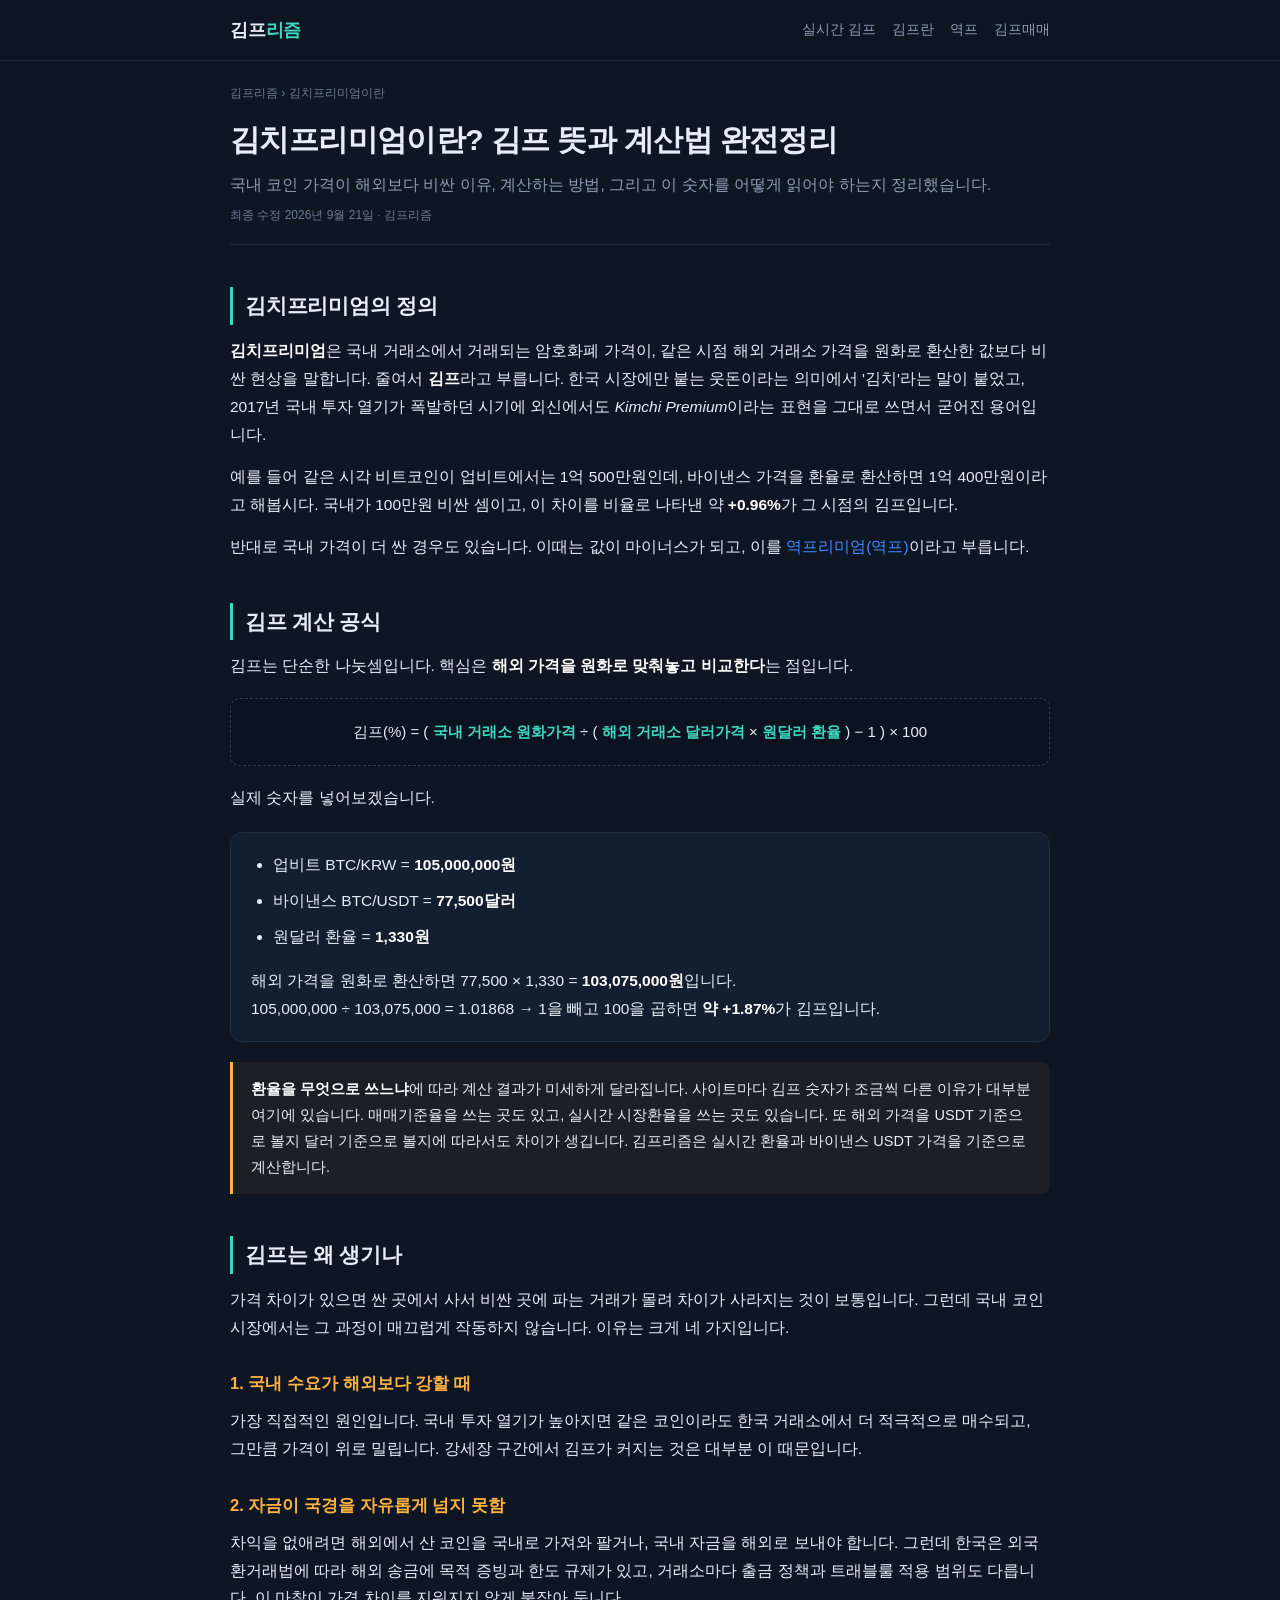
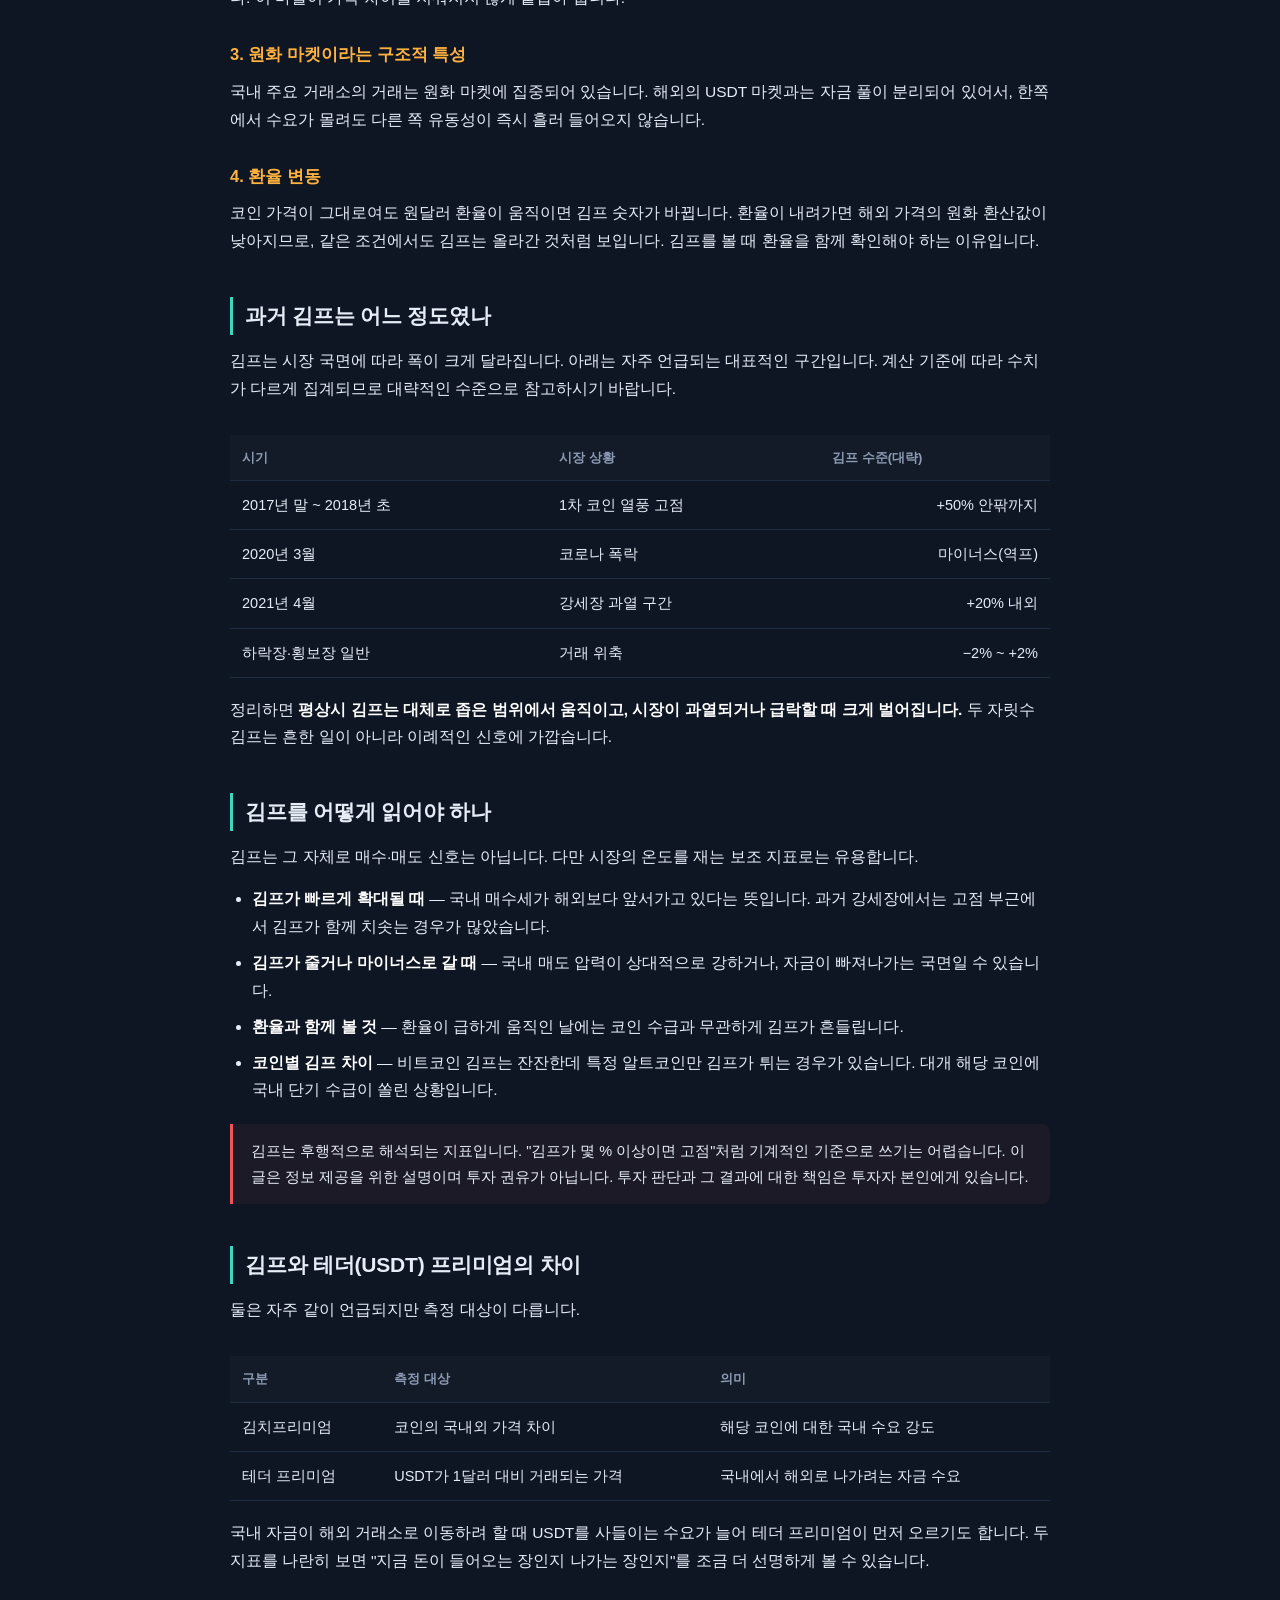
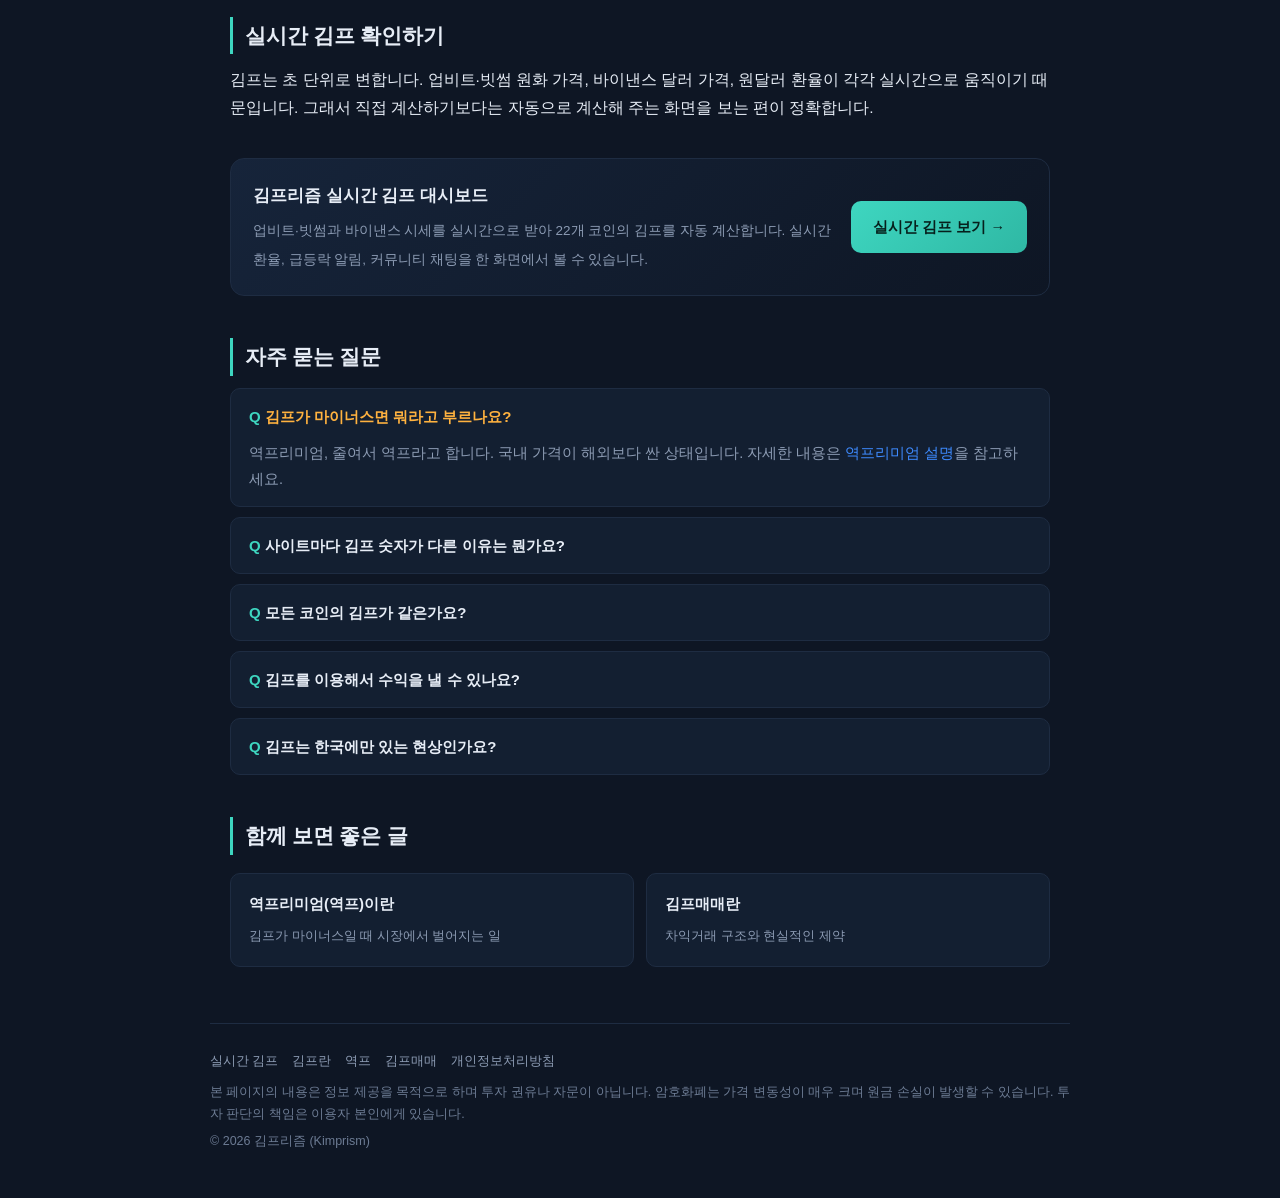
<file: kimchi-premium.html>
<!DOCTYPE html>
<html lang="ko">
<head>
<meta charset="utf-8">
<meta name="viewport" content="width=device-width, initial-scale=1">
<title>김치프리미엄이란? 김프 뜻과 계산법 완전정리 | 김프리즘</title>
<meta name="description" content="김치프리미엄(김프)의 뜻과 계산 공식을 예시로 설명합니다. 김프가 생기는 이유, 과거 김프 수준, 김프를 시장 지표로 읽는 법, 테더 프리미엄과의 차이까지 한 번에 정리했습니다.">
<link rel="canonical" href="https://kimprism.com/kimchi-premium.html">
<meta name="robots" content="index, follow, max-image-preview:large">
<meta name="keywords" content="김치프리미엄, 김프, 김프란, 김치프리미엄 뜻, 김프 계산법, 김치프리미엄 계산, 비트코인 김프">

<meta property="og:type" content="article">
<meta property="og:site_name" content="김프리즘">
<meta property="og:url" content="https://kimprism.com/kimchi-premium.html">
<meta property="og:title" content="김치프리미엄이란? 김프 뜻과 계산법 완전정리">
<meta property="og:description" content="김프의 뜻과 계산 공식을 예시로 설명합니다. 김프가 생기는 이유부터 시장 지표로 읽는 법까지.">
<meta property="og:image" content="https://kimprism.com/og-image.png">
<meta property="og:locale" content="ko_KR">
<meta name="twitter:card" content="summary_large_image">

<link rel="stylesheet" href="/kp-style.css">

<script async src="https://pagead2.googlesyndication.com/pagead/js/adsbygoogle.js?client=ca-pub-9290366604364322" crossorigin="anonymous"></script>

<script type="application/ld+json">
{
  "@context":"https://schema.org",
  "@type":"Article",
  "headline":"김치프리미엄이란? 김프 뜻과 계산법 완전정리",
  "description":"김치프리미엄(김프)의 뜻과 계산 공식, 발생 원인과 해석 방법을 정리한 설명 글",
  "inLanguage":"ko-KR",
  "datePublished":"2026-09-21",
  "dateModified":"2026-09-21",
  "mainEntityOfPage":{"@type":"WebPage","@id":"https://kimprism.com/kimchi-premium.html"},
  "author":{"@type":"Organization","name":"김프리즘"},
  "publisher":{"@type":"Organization","name":"김프리즘","url":"https://kimprism.com/"}
}
</script>

<script type="application/ld+json">
{
  "@context":"https://schema.org",
  "@type":"BreadcrumbList",
  "itemListElement":[
    {"@type":"ListItem","position":1,"name":"김프리즘","item":"https://kimprism.com/"},
    {"@type":"ListItem","position":2,"name":"김치프리미엄이란","item":"https://kimprism.com/kimchi-premium.html"}
  ]
}
</script>

<script type="application/ld+json">
{
  "@context":"https://schema.org",
  "@type":"FAQPage",
  "mainEntity":[
    {"@type":"Question","name":"김치프리미엄(김프)이란 무엇인가요?",
     "acceptedAnswer":{"@type":"Answer","text":"국내 거래소의 코인 가격이 해외 거래소 가격을 원화로 환산한 값보다 비싼 현상을 김치프리미엄이라고 합니다. 한국 시장에 붙는 웃돈이라는 뜻에서 '김치'라는 말이 붙었고, 보통 백분율로 표시합니다. 반대로 국내가 더 싸면 역프리미엄(역프)이라고 부릅니다."}},
    {"@type":"Question","name":"김프는 어떻게 계산하나요?",
     "acceptedAnswer":{"@type":"Answer","text":"국내 거래소의 원화 가격을, 해외 거래소의 달러 가격에 원달러 환율을 곱한 값으로 나눈 뒤 1을 빼고 100을 곱합니다. 예를 들어 업비트 비트코인이 1억 500만원이고 바이낸스 가격을 환율로 환산하니 1억 400만원이라면 김프는 약 +0.96%입니다."}},
    {"@type":"Question","name":"김프가 높으면 어떤 의미인가요?",
     "acceptedAnswer":{"@type":"Answer","text":"김프가 크게 벌어지는 것은 국내 매수 수요가 해외보다 과열됐다는 신호로 해석되는 경우가 많습니다. 과거 강세장 고점 부근에서 김프가 두 자릿수까지 치솟은 사례가 있어 시장 과열 지표로 참고됩니다. 다만 김프만으로 방향을 판단할 수는 없고 환율, 거래량, 자금 흐름을 함께 봐야 합니다."}},
    {"@type":"Question","name":"김프와 테더(USDT) 프리미엄은 어떻게 다른가요?",
     "acceptedAnswer":{"@type":"Answer","text":"김프는 코인 자체의 국내외 가격 차이이고, 테더 프리미엄은 스테이블코인 USDT가 1달러 대비 얼마에 거래되는지를 나타냅니다. 국내에서 해외로 자금을 옮기려는 수요가 몰리면 테더 프리미엄이 먼저 오르기도 해서, 두 지표를 함께 보면 자금 흐름을 더 정확히 읽을 수 있습니다."}},
    {"@type":"Question","name":"김프는 왜 바로 사라지지 않나요?",
     "acceptedAnswer":{"@type":"Answer","text":"이론적으로는 싼 쪽에서 사서 비싼 쪽에서 팔면 가격 차이가 없어져야 하지만, 국내는 외국환거래법에 따른 해외 송금 절차, 거래소 출금 정책, 트래블룰, 코인 전송 시간 같은 제약이 있어 자금이 자유롭게 오가지 못합니다. 이 마찰 때문에 김프가 상당 기간 유지됩니다."}}
  ]
}
</script>
</head>
<body>

<header class="kp-top">
  <div class="kp-top__in">
    <a class="kp-logo" href="/">김프<span>리즘</span></a>
    <nav>
      <a href="/">실시간 김프</a>
      <a href="/kimchi-premium.html">김프란</a>
      <a href="/reverse-premium.html">역프</a>
      <a href="/kimp-trading.html">김프매매</a>
    </nav>
  </div>
</header>

<main class="kp-wrap">
  <p class="kp-crumb"><a href="/">김프리즘</a> › 김치프리미엄이란</p>

  <h1>김치프리미엄이란? 김프 뜻과 계산법 완전정리</h1>
  <p class="kp-lead">국내 코인 가격이 해외보다 비싼 이유, 계산하는 방법, 그리고 이 숫자를 어떻게 읽어야 하는지 정리했습니다.</p>
  <p class="kp-meta">최종 수정 2026년 9월 21일 · 김프리즘</p>

  <h2>김치프리미엄의 정의</h2>
  <p><strong>김치프리미엄</strong>은 국내 거래소에서 거래되는 암호화폐 가격이, 같은 시점 해외 거래소 가격을 원화로 환산한 값보다 비싼 현상을 말합니다. 줄여서 <strong>김프</strong>라고 부릅니다. 한국 시장에만 붙는 웃돈이라는 의미에서 '김치'라는 말이 붙었고, 2017년 국내 투자 열기가 폭발하던 시기에 외신에서도 <em>Kimchi Premium</em>이라는 표현을 그대로 쓰면서 굳어진 용어입니다.</p>
  <p>예를 들어 같은 시각 비트코인이 업비트에서는 1억 500만원인데, 바이낸스 가격을 환율로 환산하면 1억 400만원이라고 해봅시다. 국내가 100만원 비싼 셈이고, 이 차이를 비율로 나타낸 약 <strong>+0.96%</strong>가 그 시점의 김프입니다.</p>
  <p>반대로 국내 가격이 더 싼 경우도 있습니다. 이때는 값이 마이너스가 되고, 이를 <a href="/reverse-premium.html">역프리미엄(역프)</a>이라고 부릅니다.</p>

  <h2>김프 계산 공식</h2>
  <p>김프는 단순한 나눗셈입니다. 핵심은 <strong>해외 가격을 원화로 맞춰놓고 비교한다</strong>는 점입니다.</p>

  <div class="kp-formula">
    김프(%) = ( <b>국내 거래소 원화가격</b> ÷ ( <b>해외 거래소 달러가격</b> × <b>원달러 환율</b> ) − 1 ) × 100
  </div>

  <p>실제 숫자를 넣어보겠습니다.</p>
  <div class="kp-box">
    <ul>
      <li>업비트 BTC/KRW = <strong>105,000,000원</strong></li>
      <li>바이낸스 BTC/USDT = <strong>77,500달러</strong></li>
      <li>원달러 환율 = <strong>1,330원</strong></li>
    </ul>
    <p>해외 가격을 원화로 환산하면 77,500 × 1,330 = <strong>103,075,000원</strong>입니다.<br>
    105,000,000 ÷ 103,075,000 = 1.01868 → 1을 빼고 100을 곱하면 <strong>약 +1.87%</strong>가 김프입니다.</p>
  </div>

  <div class="kp-note">
    <strong>환율을 무엇으로 쓰느냐</strong>에 따라 계산 결과가 미세하게 달라집니다. 사이트마다 김프 숫자가 조금씩 다른 이유가 대부분 여기에 있습니다. 매매기준율을 쓰는 곳도 있고, 실시간 시장환율을 쓰는 곳도 있습니다. 또 해외 가격을 USDT 기준으로 볼지 달러 기준으로 볼지에 따라서도 차이가 생깁니다. 김프리즘은 실시간 환율과 바이낸스 USDT 가격을 기준으로 계산합니다.
  </div>

  <h2>김프는 왜 생기나</h2>
  <p>가격 차이가 있으면 싼 곳에서 사서 비싼 곳에 파는 거래가 몰려 차이가 사라지는 것이 보통입니다. 그런데 국내 코인 시장에서는 그 과정이 매끄럽게 작동하지 않습니다. 이유는 크게 네 가지입니다.</p>

  <h3>1. 국내 수요가 해외보다 강할 때</h3>
  <p>가장 직접적인 원인입니다. 국내 투자 열기가 높아지면 같은 코인이라도 한국 거래소에서 더 적극적으로 매수되고, 그만큼 가격이 위로 밀립니다. 강세장 구간에서 김프가 커지는 것은 대부분 이 때문입니다.</p>

  <h3>2. 자금이 국경을 자유롭게 넘지 못함</h3>
  <p>차익을 없애려면 해외에서 산 코인을 국내로 가져와 팔거나, 국내 자금을 해외로 보내야 합니다. 그런데 한국은 외국환거래법에 따라 해외 송금에 목적 증빙과 한도 규제가 있고, 거래소마다 출금 정책과 트래블룰 적용 범위도 다릅니다. 이 마찰이 가격 차이를 지워지지 않게 붙잡아 둡니다.</p>

  <h3>3. 원화 마켓이라는 구조적 특성</h3>
  <p>국내 주요 거래소의 거래는 원화 마켓에 집중되어 있습니다. 해외의 USDT 마켓과는 자금 풀이 분리되어 있어서, 한쪽에서 수요가 몰려도 다른 쪽 유동성이 즉시 흘러 들어오지 않습니다.</p>

  <h3>4. 환율 변동</h3>
  <p>코인 가격이 그대로여도 원달러 환율이 움직이면 김프 숫자가 바뀝니다. 환율이 내려가면 해외 가격의 원화 환산값이 낮아지므로, 같은 조건에서도 김프는 올라간 것처럼 보입니다. 김프를 볼 때 환율을 함께 확인해야 하는 이유입니다.</p>

  <h2>과거 김프는 어느 정도였나</h2>
  <p>김프는 시장 국면에 따라 폭이 크게 달라집니다. 아래는 자주 언급되는 대표적인 구간입니다. 계산 기준에 따라 수치가 다르게 집계되므로 대략적인 수준으로 참고하시기 바랍니다.</p>

  <div class="kp-tablewrap">
  <table>
    <thead><tr><th>시기</th><th>시장 상황</th><th>김프 수준(대략)</th></tr></thead>
    <tbody>
      <tr><td>2017년 말 ~ 2018년 초</td><td>1차 코인 열풍 고점</td><td class="num">+50% 안팎까지</td></tr>
      <tr><td>2020년 3월</td><td>코로나 폭락</td><td class="num">마이너스(역프)</td></tr>
      <tr><td>2021년 4월</td><td>강세장 과열 구간</td><td class="num">+20% 내외</td></tr>
      <tr><td>하락장·횡보장 일반</td><td>거래 위축</td><td class="num">−2% ~ +2%</td></tr>
    </tbody>
  </table>
  </div>

  <p>정리하면 <strong>평상시 김프는 대체로 좁은 범위에서 움직이고, 시장이 과열되거나 급락할 때 크게 벌어집니다.</strong> 두 자릿수 김프는 흔한 일이 아니라 이례적인 신호에 가깝습니다.</p>

  <h2>김프를 어떻게 읽어야 하나</h2>
  <p>김프는 그 자체로 매수·매도 신호는 아닙니다. 다만 시장의 온도를 재는 보조 지표로는 유용합니다.</p>
  <ul>
    <li><strong>김프가 빠르게 확대될 때</strong> — 국내 매수세가 해외보다 앞서가고 있다는 뜻입니다. 과거 강세장에서는 고점 부근에서 김프가 함께 치솟는 경우가 많았습니다.</li>
    <li><strong>김프가 줄거나 마이너스로 갈 때</strong> — 국내 매도 압력이 상대적으로 강하거나, 자금이 빠져나가는 국면일 수 있습니다.</li>
    <li><strong>환율과 함께 볼 것</strong> — 환율이 급하게 움직인 날에는 코인 수급과 무관하게 김프가 흔들립니다.</li>
    <li><strong>코인별 김프 차이</strong> — 비트코인 김프는 잔잔한데 특정 알트코인만 김프가 튀는 경우가 있습니다. 대개 해당 코인에 국내 단기 수급이 쏠린 상황입니다.</li>
  </ul>

  <div class="kp-warn">
    김프는 후행적으로 해석되는 지표입니다. "김프가 몇 % 이상이면 고점"처럼 기계적인 기준으로 쓰기는 어렵습니다. 이 글은 정보 제공을 위한 설명이며 투자 권유가 아닙니다. 투자 판단과 그 결과에 대한 책임은 투자자 본인에게 있습니다.
  </div>

  <h2>김프와 테더(USDT) 프리미엄의 차이</h2>
  <p>둘은 자주 같이 언급되지만 측정 대상이 다릅니다.</p>
  <div class="kp-tablewrap">
  <table>
    <thead><tr><th>구분</th><th>측정 대상</th><th>의미</th></tr></thead>
    <tbody>
      <tr><td>김치프리미엄</td><td>코인의 국내외 가격 차이</td><td>해당 코인에 대한 국내 수요 강도</td></tr>
      <tr><td>테더 프리미엄</td><td>USDT가 1달러 대비 거래되는 가격</td><td>국내에서 해외로 나가려는 자금 수요</td></tr>
    </tbody>
  </table>
  </div>
  <p>국내 자금이 해외 거래소로 이동하려 할 때 USDT를 사들이는 수요가 늘어 테더 프리미엄이 먼저 오르기도 합니다. 두 지표를 나란히 보면 "지금 돈이 들어오는 장인지 나가는 장인지"를 조금 더 선명하게 볼 수 있습니다.</p>

  <h2>실시간 김프 확인하기</h2>
  <p>김프는 초 단위로 변합니다. 업비트·빗썸 원화 가격, 바이낸스 달러 가격, 원달러 환율이 각각 실시간으로 움직이기 때문입니다. 그래서 직접 계산하기보다는 자동으로 계산해 주는 화면을 보는 편이 정확합니다.</p>

  <div class="kp-cta">
    <div>
      <b>김프리즘 실시간 김프 대시보드</b>
      <span>업비트·빗썸과 바이낸스 시세를 실시간으로 받아 22개 코인의 김프를 자동 계산합니다. 실시간 환율, 급등락 알림, 커뮤니티 채팅을 한 화면에서 볼 수 있습니다.</span>
    </div>
    <a href="/">실시간 김프 보기 →</a>
  </div>

  <h2>자주 묻는 질문</h2>
  <div class="kp-faq">
    <details open>
      <summary>김프가 마이너스면 뭐라고 부르나요?</summary>
      <p>역프리미엄, 줄여서 역프라고 합니다. 국내 가격이 해외보다 싼 상태입니다. 자세한 내용은 <a href="/reverse-premium.html">역프리미엄 설명</a>을 참고하세요.</p>
    </details>
    <details>
      <summary>사이트마다 김프 숫자가 다른 이유는 뭔가요?</summary>
      <p>기준 환율, 기준 해외 거래소, USDT 가격을 1달러로 볼지 실제 시세로 볼지에 따라 결과가 달라집니다. 갱신 주기가 다르면 같은 순간을 비교해도 값이 어긋납니다. 소수점 단위 차이는 자연스러운 현상입니다.</p>
    </details>
    <details>
      <summary>모든 코인의 김프가 같은가요?</summary>
      <p>아닙니다. 코인마다 국내 수급이 달라 김프도 제각각입니다. 비트코인 김프가 +1%여도 특정 알트코인은 +5%일 수 있습니다. 국내 상장 여부와 거래량이 적을수록 편차가 커집니다.</p>
    </details>
    <details>
      <summary>김프를 이용해서 수익을 낼 수 있나요?</summary>
      <p>이론상 가능하지만 실제로는 송금 규제, 출금 지연, 수수료, 환전 비용 같은 제약이 많습니다. 구조와 위험 요인은 <a href="/kimp-trading.html">김프매매 설명</a>에서 자세히 다룹니다.</p>
    </details>
    <details>
      <summary>김프는 한국에만 있는 현상인가요?</summary>
      <p>국가별 프리미엄 자체는 다른 나라에도 존재합니다. 다만 한국은 원화 마켓 비중이 크고 외환 규제가 있어 차이가 크게, 오래 유지되는 편이라 별도의 이름이 붙었습니다.</p>
    </details>
  </div>

  <h2>함께 보면 좋은 글</h2>
  <div class="kp-rel">
    <a href="/reverse-premium.html"><b>역프리미엄(역프)이란</b><span>김프가 마이너스일 때 시장에서 벌어지는 일</span></a>
    <a href="/kimp-trading.html"><b>김프매매란</b><span>차익거래 구조와 현실적인 제약</span></a>
  </div>
</main>

<footer class="kp-foot kp-wrap">
  <nav>
    <a href="/">실시간 김프</a>
    <a href="/kimchi-premium.html">김프란</a>
    <a href="/reverse-premium.html">역프</a>
    <a href="/kimp-trading.html">김프매매</a>
    <a href="/privacy.html">개인정보처리방침</a>
  </nav>
  <p>본 페이지의 내용은 정보 제공을 목적으로 하며 투자 권유나 자문이 아닙니다. 암호화폐는 가격 변동성이 매우 크며 원금 손실이 발생할 수 있습니다. 투자 판단의 책임은 이용자 본인에게 있습니다.</p>
  <p>© 2026 김프리즘 (Kimprism)</p>
</footer>

</body>
</html>
</file>
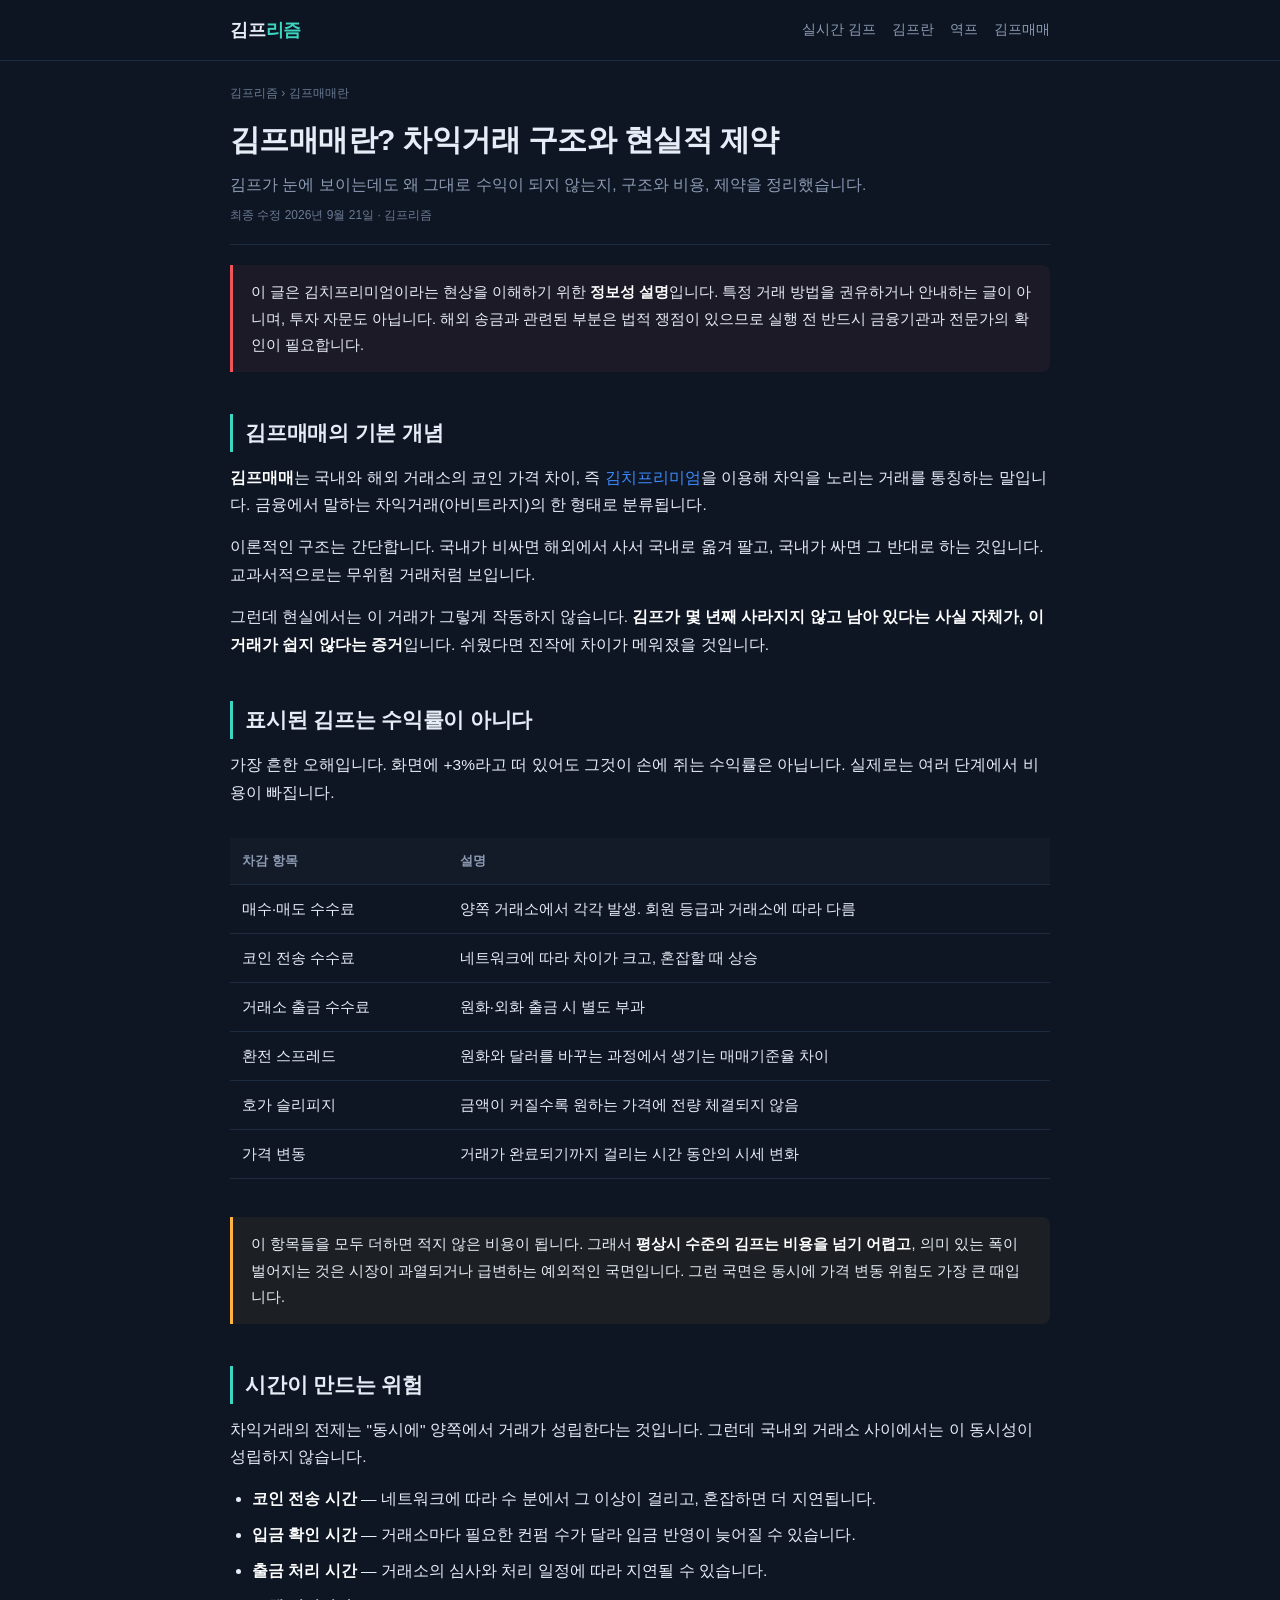
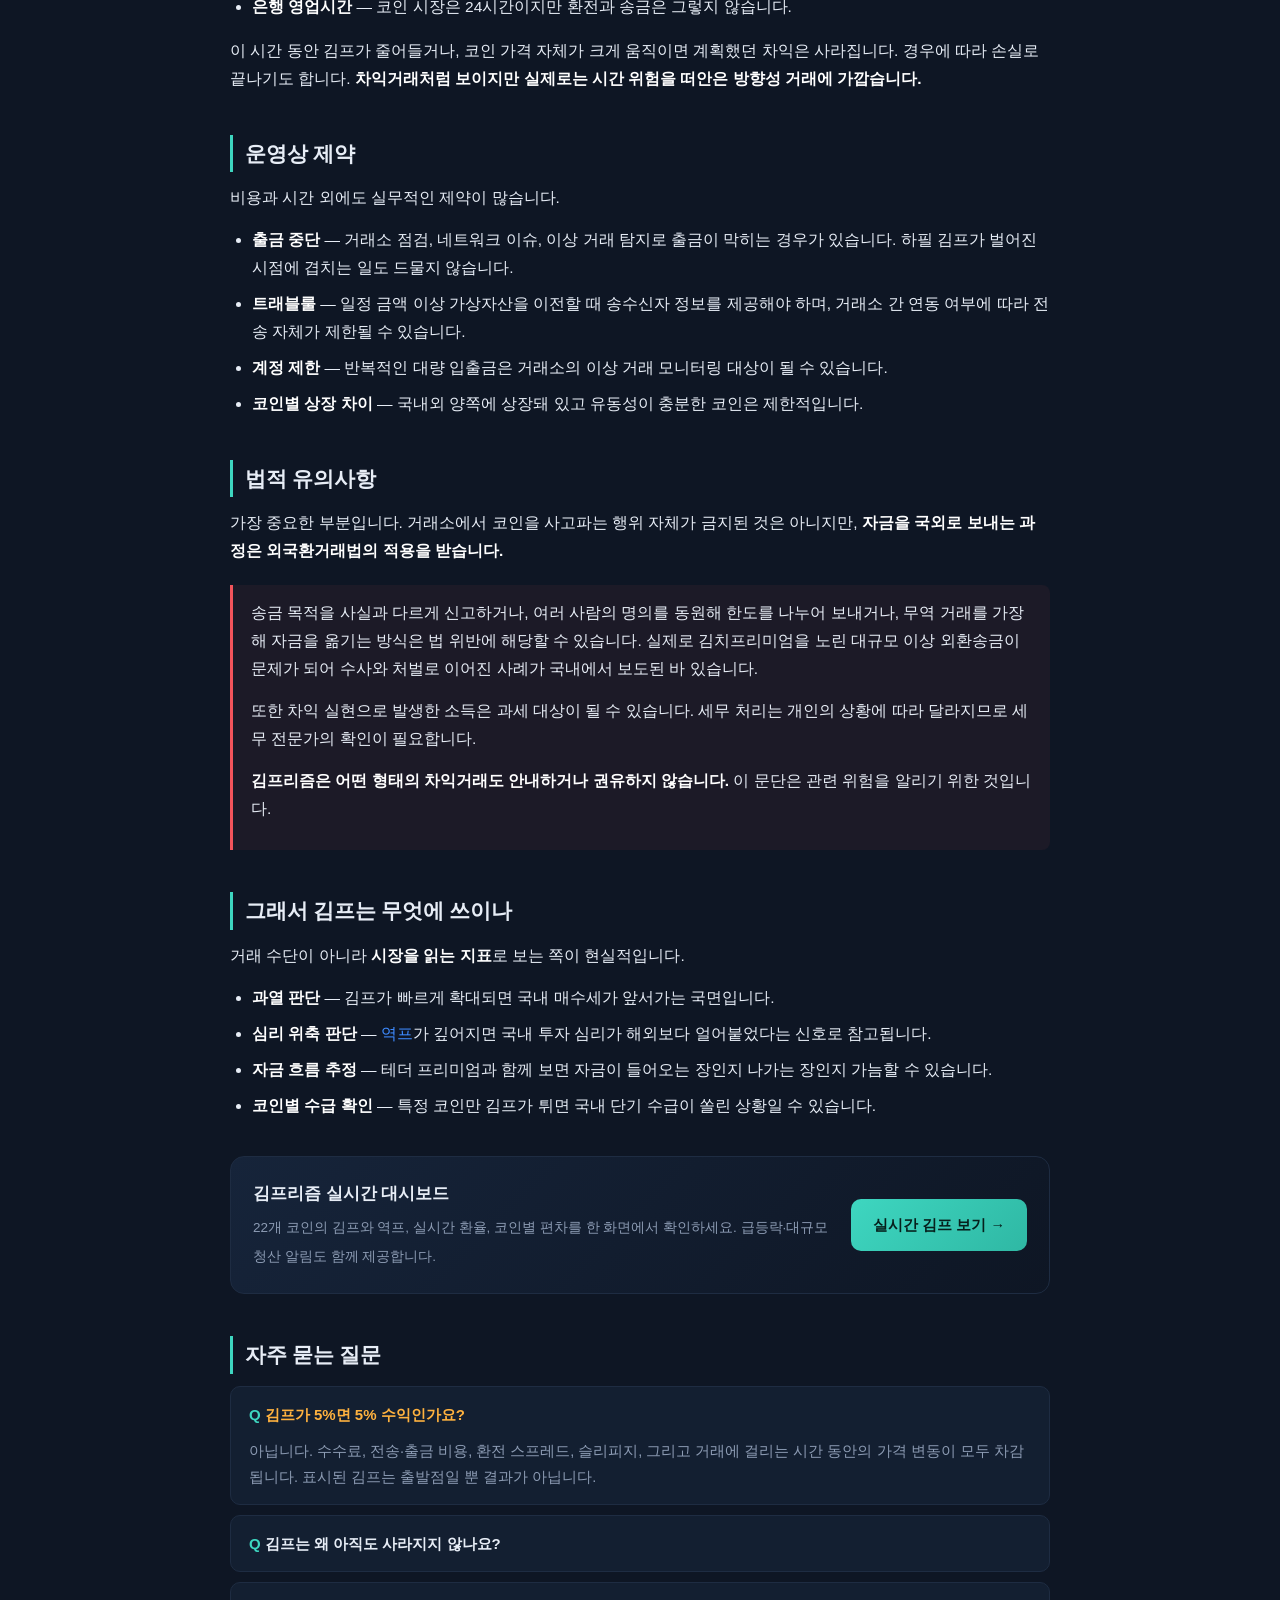
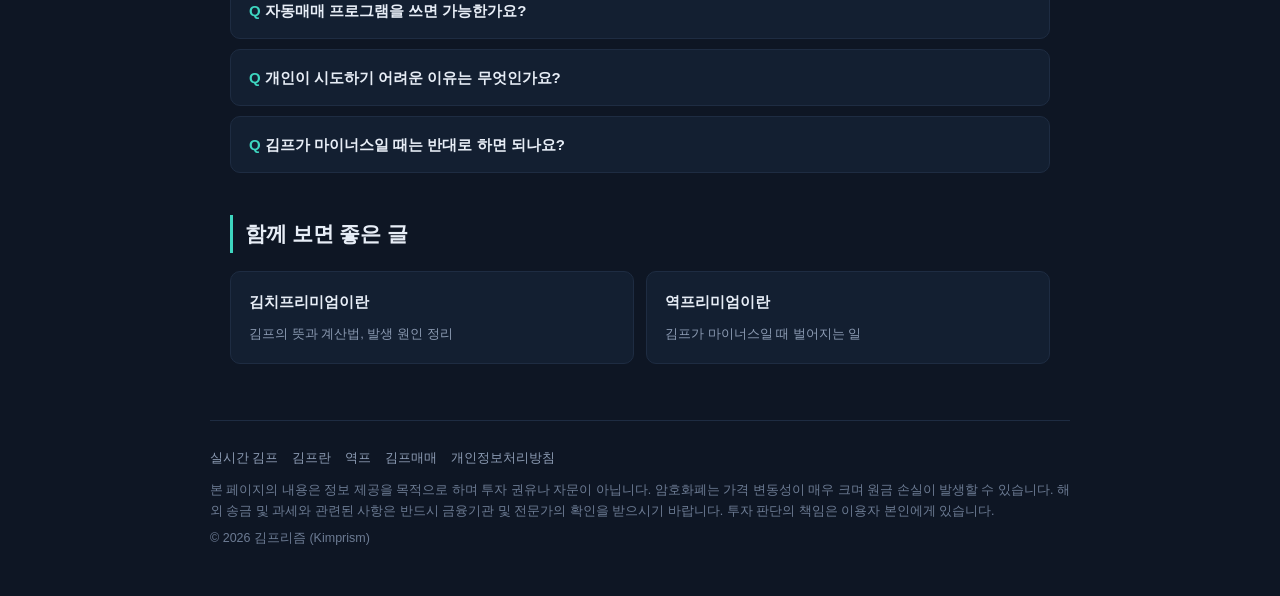
<file: kimp-trading.html>
<!DOCTYPE html>
<html lang="ko">
<head>
<meta charset="utf-8">
<meta name="viewport" content="width=device-width, initial-scale=1">
<title>김프매매란? 김프 차익거래 구조와 현실적 제약 | 김프리즘</title>
<meta name="description" content="김프매매(김치프리미엄 차익거래)의 기본 구조와 실제 비용, 송금·출금 제약, 외국환거래법 관련 유의사항을 정리했습니다. 김프가 왜 쉽게 사라지지 않는지 이해하는 데 필요한 내용입니다.">
<link rel="canonical" href="https://kimprism.com/kimp-trading.html">
<meta name="robots" content="index, follow, max-image-preview:large">
<meta name="keywords" content="김프매매, 김프 차익거래, 김치프리미엄 차익거래, 김프 매매 방법, 김프 아비트라지">

<meta property="og:type" content="article">
<meta property="og:site_name" content="김프리즘">
<meta property="og:url" content="https://kimprism.com/kimp-trading.html">
<meta property="og:title" content="김프매매란? 김프 차익거래 구조와 현실적 제약">
<meta property="og:description" content="김프 차익거래의 구조와 실제 비용, 송금·출금 제약, 법적 유의사항까지 정리.">
<meta property="og:image" content="https://kimprism.com/og-image.png">
<meta property="og:locale" content="ko_KR">
<meta name="twitter:card" content="summary_large_image">

<link rel="stylesheet" href="/kp-style.css">

<script async src="https://pagead2.googlesyndication.com/pagead/js/adsbygoogle.js?client=ca-pub-9290366604364322" crossorigin="anonymous"></script>

<script type="application/ld+json">
{
  "@context":"https://schema.org",
  "@type":"Article",
  "headline":"김프매매란? 김프 차익거래 구조와 현실적 제약",
  "description":"김치프리미엄 차익거래의 구조, 비용, 제약과 법적 유의사항을 설명하는 정보성 글",
  "inLanguage":"ko-KR",
  "datePublished":"2026-09-21",
  "dateModified":"2026-09-21",
  "mainEntityOfPage":{"@type":"WebPage","@id":"https://kimprism.com/kimp-trading.html"},
  "author":{"@type":"Organization","name":"김프리즘"},
  "publisher":{"@type":"Organization","name":"김프리즘","url":"https://kimprism.com/"}
}
</script>

<script type="application/ld+json">
{
  "@context":"https://schema.org",
  "@type":"BreadcrumbList",
  "itemListElement":[
    {"@type":"ListItem","position":1,"name":"김프리즘","item":"https://kimprism.com/"},
    {"@type":"ListItem","position":2,"name":"김프매매란","item":"https://kimprism.com/kimp-trading.html"}
  ]
}
</script>

<script type="application/ld+json">
{
  "@context":"https://schema.org",
  "@type":"FAQPage",
  "mainEntity":[
    {"@type":"Question","name":"김프매매란 무엇인가요?",
     "acceptedAnswer":{"@type":"Answer","text":"국내외 거래소의 코인 가격 차이를 이용해 차익을 노리는 거래를 통칭해 김프매매라고 부릅니다. 해외에서 싸게 사서 국내에서 비싸게 파는 방식이 대표적으로 거론되지만, 실제로는 송금 규제와 출금 절차, 각종 수수료 때문에 이론처럼 단순하게 작동하지 않습니다."}},
    {"@type":"Question","name":"김프가 있으면 그만큼 수익이 나나요?",
     "acceptedAnswer":{"@type":"Answer","text":"아닙니다. 표시된 김프는 총 수익률이 아니라 출발점입니다. 거래소 매매 수수료, 코인 전송 수수료, 출금 수수료, 환전 스프레드, 그리고 거래가 진행되는 동안의 가격 변동이 모두 차감 요인입니다. 김프가 몇 퍼센트여도 실제로 남는 부분은 크게 줄어들거나 손실이 될 수 있습니다."}},
    {"@type":"Question","name":"김프 차익거래에서 가장 큰 위험은 무엇인가요?",
     "acceptedAnswer":{"@type":"Answer","text":"시간 차이에서 오는 가격 변동 위험이 가장 큽니다. 자금 이동과 코인 전송에는 시간이 걸리고, 그 사이 김프가 줄어들거나 코인 가격 자체가 움직이면 예상한 차익이 사라집니다. 여기에 거래소 출금 중단, 입금 지연, 계정 제한 같은 운영상 위험도 더해집니다."}},
    {"@type":"Question","name":"김프매매는 합법인가요?",
     "acceptedAnswer":{"@type":"Answer","text":"거래소에서 코인을 사고파는 행위 자체가 금지된 것은 아니지만, 자금을 해외로 보내는 과정은 외국환거래법의 적용을 받습니다. 송금 목적을 사실과 다르게 신고하거나 여러 사람의 명의를 동원해 한도를 우회하는 방식은 법 위반에 해당할 수 있으며, 실제로 관련 수사와 처벌 사례가 보도된 바 있습니다. 개별 사안은 반드시 전문가와 금융기관에 확인해야 합니다."}},
    {"@type":"Question","name":"김프는 왜 완전히 사라지지 않나요?",
     "acceptedAnswer":{"@type":"Answer","text":"차익거래가 자유롭다면 가격 차이는 빠르게 사라집니다. 그러나 국내는 해외 송금 절차, 거래소 출금 정책, 트래블룰, 전송 시간 같은 마찰 요인이 있어 자금이 즉시 이동하지 못합니다. 이 마찰의 크기만큼 김프가 남아 있게 됩니다."}}
  ]
}
</script>
</head>
<body>

<header class="kp-top">
  <div class="kp-top__in">
    <a class="kp-logo" href="/">김프<span>리즘</span></a>
    <nav>
      <a href="/">실시간 김프</a>
      <a href="/kimchi-premium.html">김프란</a>
      <a href="/reverse-premium.html">역프</a>
      <a href="/kimp-trading.html">김프매매</a>
    </nav>
  </div>
</header>

<main class="kp-wrap">
  <p class="kp-crumb"><a href="/">김프리즘</a> › 김프매매란</p>

  <h1>김프매매란? 차익거래 구조와 현실적 제약</h1>
  <p class="kp-lead">김프가 눈에 보이는데도 왜 그대로 수익이 되지 않는지, 구조와 비용, 제약을 정리했습니다.</p>
  <p class="kp-meta">최종 수정 2026년 9월 21일 · 김프리즘</p>

  <div class="kp-warn">
    이 글은 김치프리미엄이라는 현상을 이해하기 위한 <strong>정보성 설명</strong>입니다. 특정 거래 방법을 권유하거나 안내하는 글이 아니며, 투자 자문도 아닙니다. 해외 송금과 관련된 부분은 법적 쟁점이 있으므로 실행 전 반드시 금융기관과 전문가의 확인이 필요합니다.
  </div>

  <h2>김프매매의 기본 개념</h2>
  <p><strong>김프매매</strong>는 국내와 해외 거래소의 코인 가격 차이, 즉 <a href="/kimchi-premium.html">김치프리미엄</a>을 이용해 차익을 노리는 거래를 통칭하는 말입니다. 금융에서 말하는 차익거래(아비트라지)의 한 형태로 분류됩니다.</p>
  <p>이론적인 구조는 간단합니다. 국내가 비싸면 해외에서 사서 국내로 옮겨 팔고, 국내가 싸면 그 반대로 하는 것입니다. 교과서적으로는 무위험 거래처럼 보입니다.</p>
  <p>그런데 현실에서는 이 거래가 그렇게 작동하지 않습니다. <strong>김프가 몇 년째 사라지지 않고 남아 있다는 사실 자체가, 이 거래가 쉽지 않다는 증거</strong>입니다. 쉬웠다면 진작에 차이가 메워졌을 것입니다.</p>

  <h2>표시된 김프는 수익률이 아니다</h2>
  <p>가장 흔한 오해입니다. 화면에 +3%라고 떠 있어도 그것이 손에 쥐는 수익률은 아닙니다. 실제로는 여러 단계에서 비용이 빠집니다.</p>

  <div class="kp-tablewrap">
  <table>
    <thead><tr><th>차감 항목</th><th>설명</th></tr></thead>
    <tbody>
      <tr><td>매수·매도 수수료</td><td>양쪽 거래소에서 각각 발생. 회원 등급과 거래소에 따라 다름</td></tr>
      <tr><td>코인 전송 수수료</td><td>네트워크에 따라 차이가 크고, 혼잡할 때 상승</td></tr>
      <tr><td>거래소 출금 수수료</td><td>원화·외화 출금 시 별도 부과</td></tr>
      <tr><td>환전 스프레드</td><td>원화와 달러를 바꾸는 과정에서 생기는 매매기준율 차이</td></tr>
      <tr><td>호가 슬리피지</td><td>금액이 커질수록 원하는 가격에 전량 체결되지 않음</td></tr>
      <tr><td>가격 변동</td><td>거래가 완료되기까지 걸리는 시간 동안의 시세 변화</td></tr>
    </tbody>
  </table>
  </div>

  <div class="kp-note">
    이 항목들을 모두 더하면 적지 않은 비용이 됩니다. 그래서 <strong>평상시 수준의 김프는 비용을 넘기 어렵고</strong>, 의미 있는 폭이 벌어지는 것은 시장이 과열되거나 급변하는 예외적인 국면입니다. 그런 국면은 동시에 가격 변동 위험도 가장 큰 때입니다.
  </div>

  <h2>시간이 만드는 위험</h2>
  <p>차익거래의 전제는 "동시에" 양쪽에서 거래가 성립한다는 것입니다. 그런데 국내외 거래소 사이에서는 이 동시성이 성립하지 않습니다.</p>
  <ul>
    <li><strong>코인 전송 시간</strong> — 네트워크에 따라 수 분에서 그 이상이 걸리고, 혼잡하면 더 지연됩니다.</li>
    <li><strong>입금 확인 시간</strong> — 거래소마다 필요한 컨펌 수가 달라 입금 반영이 늦어질 수 있습니다.</li>
    <li><strong>출금 처리 시간</strong> — 거래소의 심사와 처리 일정에 따라 지연될 수 있습니다.</li>
    <li><strong>은행 영업시간</strong> — 코인 시장은 24시간이지만 환전과 송금은 그렇지 않습니다.</li>
  </ul>
  <p>이 시간 동안 김프가 줄어들거나, 코인 가격 자체가 크게 움직이면 계획했던 차익은 사라집니다. 경우에 따라 손실로 끝나기도 합니다. <strong>차익거래처럼 보이지만 실제로는 시간 위험을 떠안은 방향성 거래에 가깝습니다.</strong></p>

  <h2>운영상 제약</h2>
  <p>비용과 시간 외에도 실무적인 제약이 많습니다.</p>
  <ul>
    <li><strong>출금 중단</strong> — 거래소 점검, 네트워크 이슈, 이상 거래 탐지로 출금이 막히는 경우가 있습니다. 하필 김프가 벌어진 시점에 겹치는 일도 드물지 않습니다.</li>
    <li><strong>트래블룰</strong> — 일정 금액 이상 가상자산을 이전할 때 송수신자 정보를 제공해야 하며, 거래소 간 연동 여부에 따라 전송 자체가 제한될 수 있습니다.</li>
    <li><strong>계정 제한</strong> — 반복적인 대량 입출금은 거래소의 이상 거래 모니터링 대상이 될 수 있습니다.</li>
    <li><strong>코인별 상장 차이</strong> — 국내외 양쪽에 상장돼 있고 유동성이 충분한 코인은 제한적입니다.</li>
  </ul>

  <h2>법적 유의사항</h2>
  <p>가장 중요한 부분입니다. 거래소에서 코인을 사고파는 행위 자체가 금지된 것은 아니지만, <strong>자금을 국외로 보내는 과정은 외국환거래법의 적용을 받습니다.</strong></p>
  <div class="kp-warn">
    <p>송금 목적을 사실과 다르게 신고하거나, 여러 사람의 명의를 동원해 한도를 나누어 보내거나, 무역 거래를 가장해 자금을 옮기는 방식은 법 위반에 해당할 수 있습니다. 실제로 김치프리미엄을 노린 대규모 이상 외환송금이 문제가 되어 수사와 처벌로 이어진 사례가 국내에서 보도된 바 있습니다.</p>
    <p style="margin-top:10px">또한 차익 실현으로 발생한 소득은 과세 대상이 될 수 있습니다. 세무 처리는 개인의 상황에 따라 달라지므로 세무 전문가의 확인이 필요합니다.</p>
    <p style="margin-top:10px"><strong>김프리즘은 어떤 형태의 차익거래도 안내하거나 권유하지 않습니다.</strong> 이 문단은 관련 위험을 알리기 위한 것입니다.</p>
  </div>

  <h2>그래서 김프는 무엇에 쓰이나</h2>
  <p>거래 수단이 아니라 <strong>시장을 읽는 지표</strong>로 보는 쪽이 현실적입니다.</p>
  <ul>
    <li><strong>과열 판단</strong> — 김프가 빠르게 확대되면 국내 매수세가 앞서가는 국면입니다.</li>
    <li><strong>심리 위축 판단</strong> — <a href="/reverse-premium.html">역프</a>가 깊어지면 국내 투자 심리가 해외보다 얼어붙었다는 신호로 참고됩니다.</li>
    <li><strong>자금 흐름 추정</strong> — 테더 프리미엄과 함께 보면 자금이 들어오는 장인지 나가는 장인지 가늠할 수 있습니다.</li>
    <li><strong>코인별 수급 확인</strong> — 특정 코인만 김프가 튀면 국내 단기 수급이 쏠린 상황일 수 있습니다.</li>
  </ul>

  <div class="kp-cta">
    <div>
      <b>김프리즘 실시간 대시보드</b>
      <span>22개 코인의 김프와 역프, 실시간 환율, 코인별 편차를 한 화면에서 확인하세요. 급등락·대규모 청산 알림도 함께 제공합니다.</span>
    </div>
    <a href="/">실시간 김프 보기 →</a>
  </div>

  <h2>자주 묻는 질문</h2>
  <div class="kp-faq">
    <details open>
      <summary>김프가 5%면 5% 수익인가요?</summary>
      <p>아닙니다. 수수료, 전송·출금 비용, 환전 스프레드, 슬리피지, 그리고 거래에 걸리는 시간 동안의 가격 변동이 모두 차감됩니다. 표시된 김프는 출발점일 뿐 결과가 아닙니다.</p>
    </details>
    <details>
      <summary>김프는 왜 아직도 사라지지 않나요?</summary>
      <p>차익거래를 가로막는 마찰이 실재하기 때문입니다. 송금 규제, 출금 정책, 트래블룰, 전송 시간이 모두 마찰입니다. 이 마찰의 크기만큼 가격 차이가 남습니다.</p>
    </details>
    <details>
      <summary>자동매매 프로그램을 쓰면 가능한가요?</summary>
      <p>주문 속도를 높여도 자금이 국경을 넘는 속도와 규제는 바뀌지 않습니다. 병목은 주문 체결이 아니라 자금 이동에 있습니다.</p>
    </details>
    <details>
      <summary>개인이 시도하기 어려운 이유는 무엇인가요?</summary>
      <p>개인은 송금 한도와 절차의 제약을 그대로 받고, 양쪽 거래소에 자금을 미리 나눠 두어야 하며, 출금이 막히거나 지연될 때 대응할 수단이 제한적입니다. 비용 구조도 대량 거래자보다 불리합니다.</p>
    </details>
    <details>
      <summary>김프가 마이너스일 때는 반대로 하면 되나요?</summary>
      <p>방향만 반대일 뿐 동일한 비용과 제약이 그대로 적용됩니다. 유리해지는 것이 아닙니다.</p>
    </details>
  </div>

  <h2>함께 보면 좋은 글</h2>
  <div class="kp-rel">
    <a href="/kimchi-premium.html"><b>김치프리미엄이란</b><span>김프의 뜻과 계산법, 발생 원인 정리</span></a>
    <a href="/reverse-premium.html"><b>역프리미엄이란</b><span>김프가 마이너스일 때 벌어지는 일</span></a>
  </div>
</main>

<footer class="kp-foot kp-wrap">
  <nav>
    <a href="/">실시간 김프</a>
    <a href="/kimchi-premium.html">김프란</a>
    <a href="/reverse-premium.html">역프</a>
    <a href="/kimp-trading.html">김프매매</a>
    <a href="/privacy.html">개인정보처리방침</a>
  </nav>
  <p>본 페이지의 내용은 정보 제공을 목적으로 하며 투자 권유나 자문이 아닙니다. 암호화폐는 가격 변동성이 매우 크며 원금 손실이 발생할 수 있습니다. 해외 송금 및 과세와 관련된 사항은 반드시 금융기관 및 전문가의 확인을 받으시기 바랍니다. 투자 판단의 책임은 이용자 본인에게 있습니다.</p>
  <p>© 2026 김프리즘 (Kimprism)</p>
</footer>

</body>
</html>
</file>
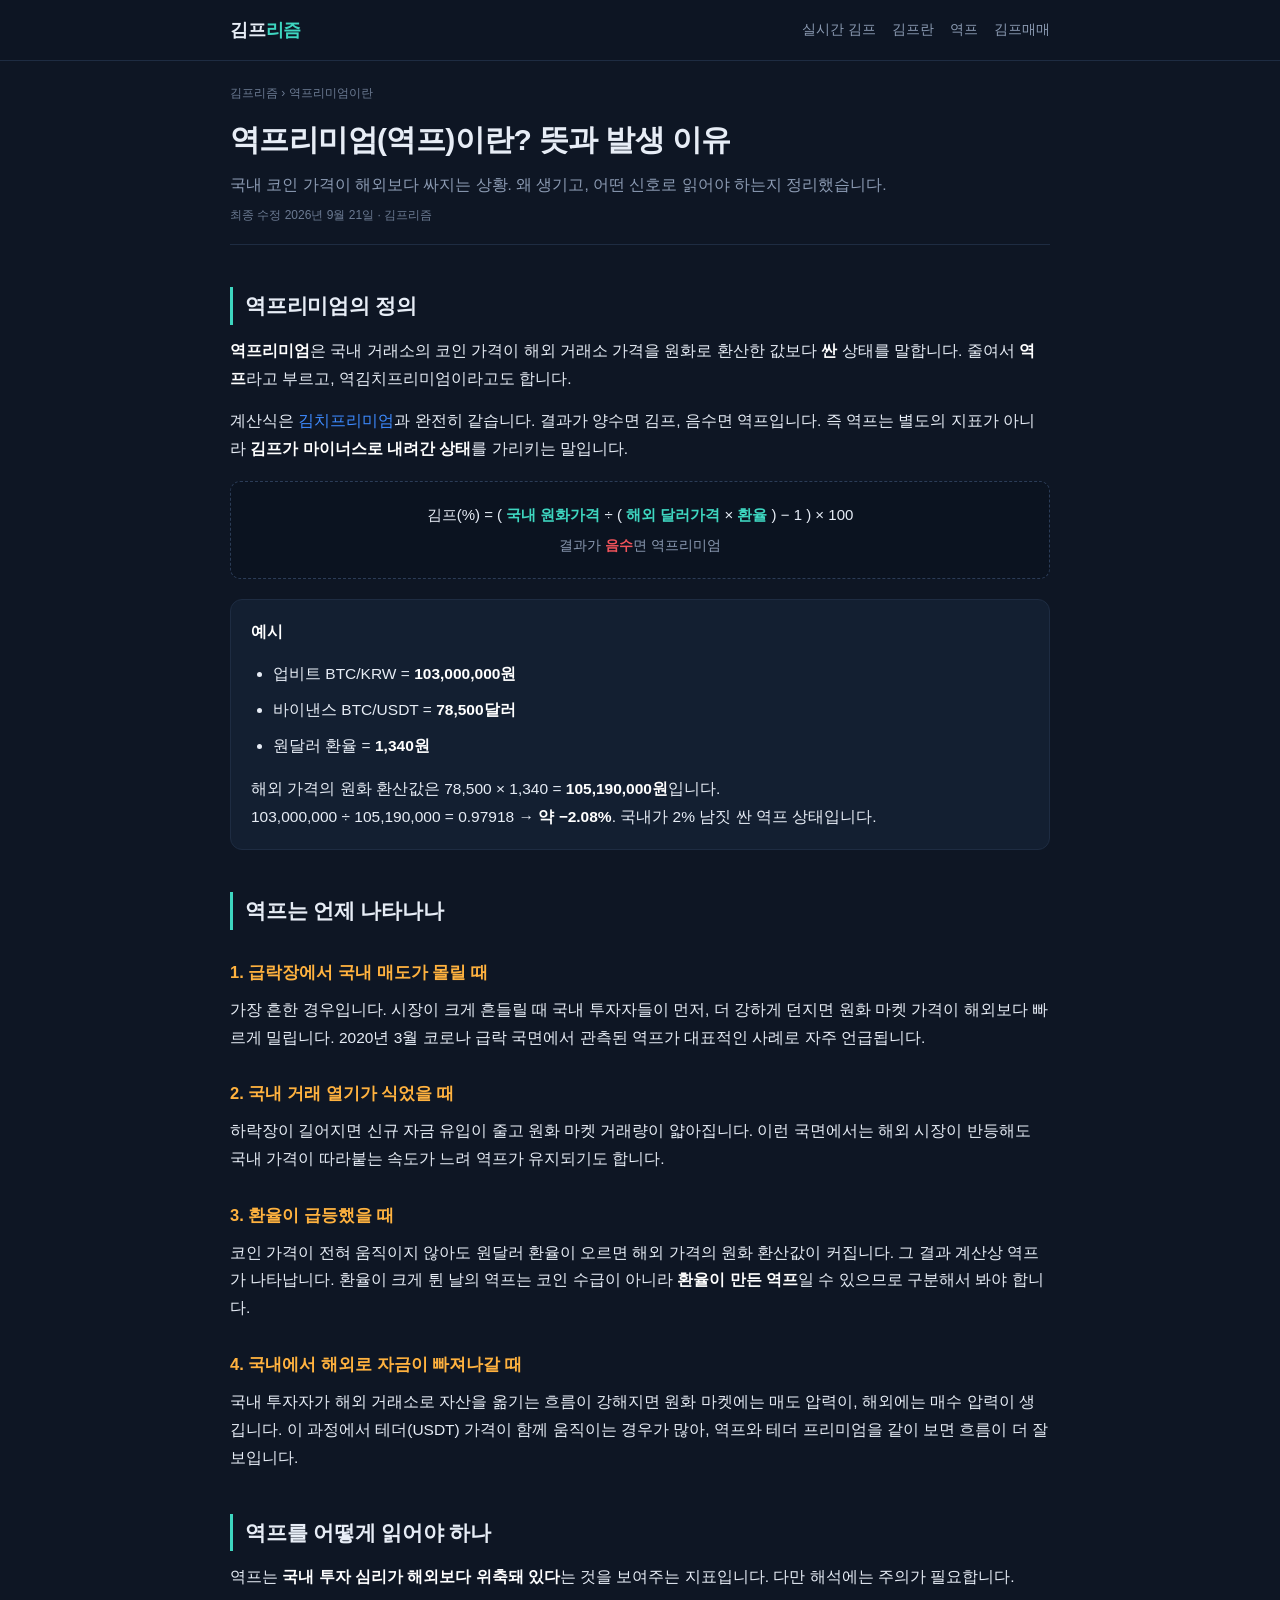
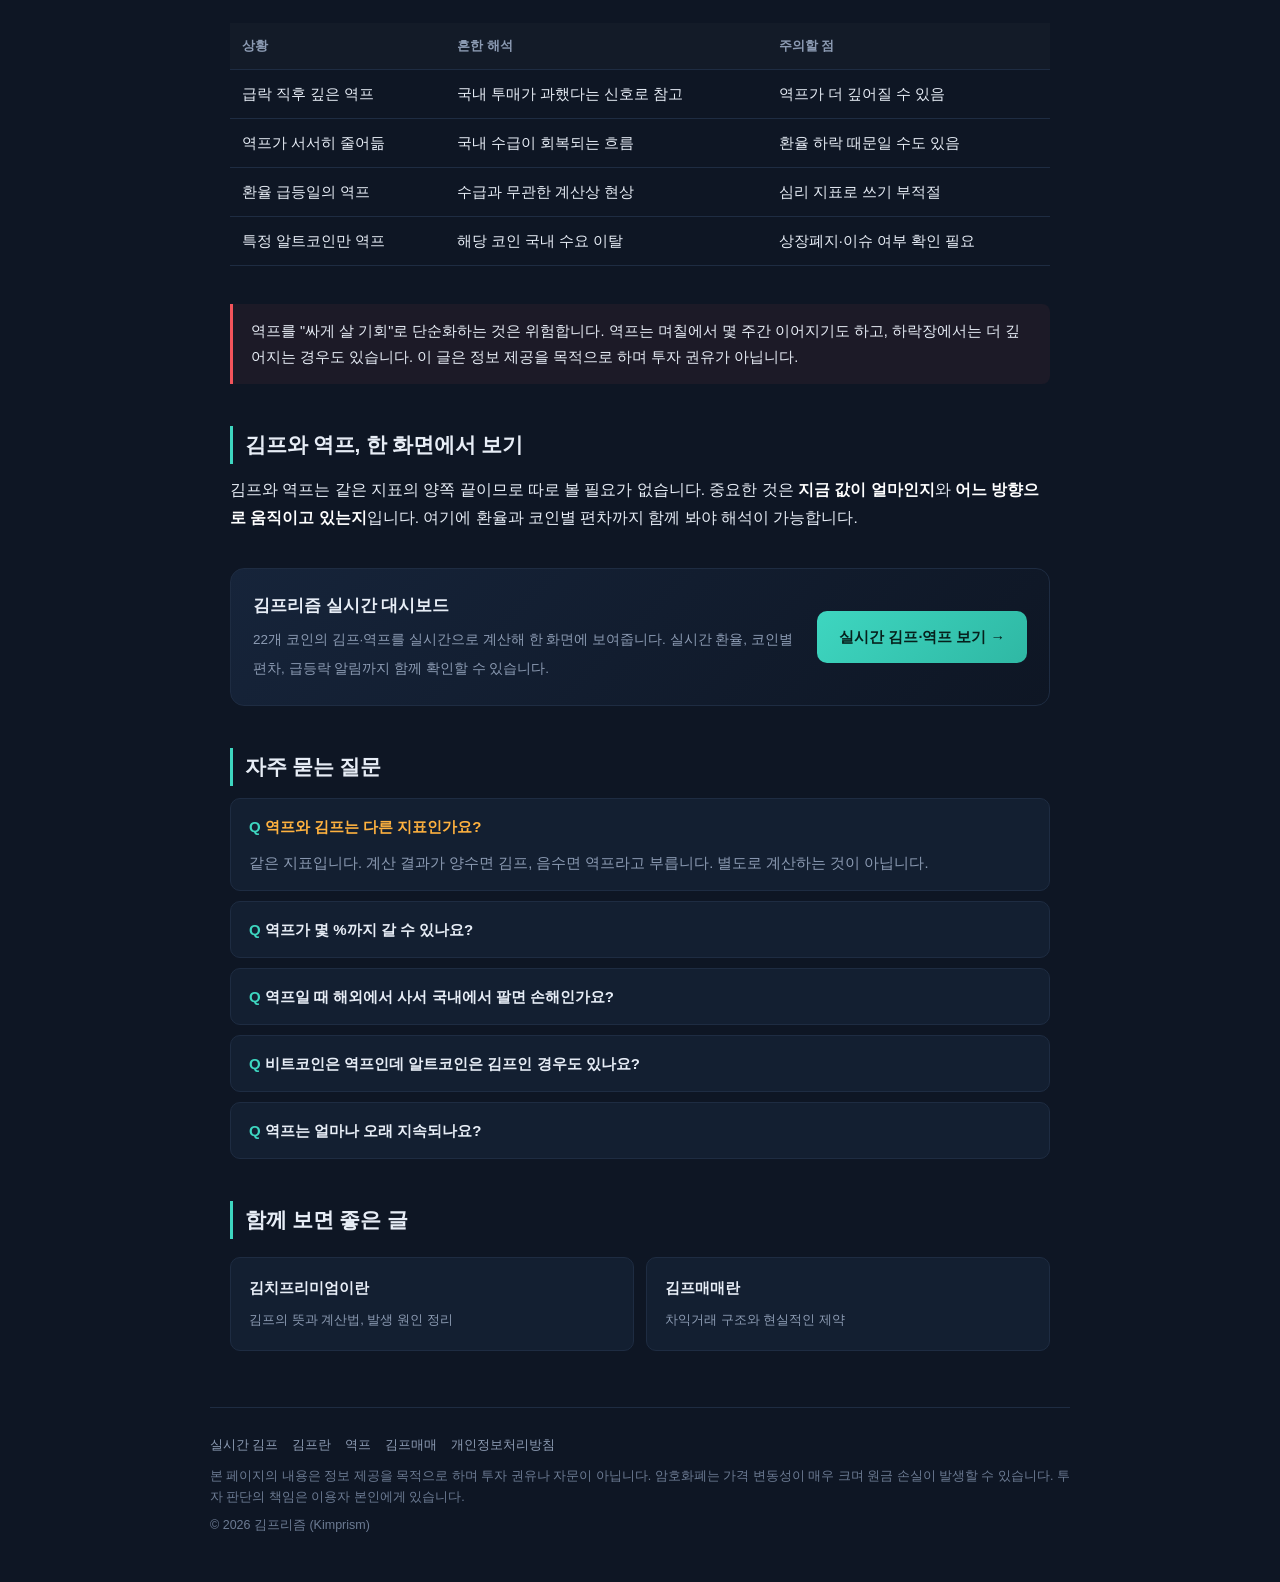
<file: reverse-premium.html>
<!DOCTYPE html>
<html lang="ko">
<head>
<meta charset="utf-8">
<meta name="viewport" content="width=device-width, initial-scale=1">
<title>역프리미엄(역프)이란? 뜻과 발생 이유 정리 | 김프리즘</title>
<meta name="description" content="역프리미엄(역프)은 국내 코인 가격이 해외보다 싼 상태를 말합니다. 역프가 생기는 이유, 언제 나타나는지, 시장 신호로 어떻게 읽는지, 김프와의 관계까지 정리했습니다.">
<link rel="canonical" href="https://kimprism.com/reverse-premium.html">
<meta name="robots" content="index, follow, max-image-preview:large">
<meta name="keywords" content="역프, 역프리미엄, 역프리미엄 뜻, 역프란, 역김치프리미엄, 김프 마이너스">

<meta property="og:type" content="article">
<meta property="og:site_name" content="김프리즘">
<meta property="og:url" content="https://kimprism.com/reverse-premium.html">
<meta property="og:title" content="역프리미엄(역프)이란? 뜻과 발생 이유 정리">
<meta property="og:description" content="국내 코인 가격이 해외보다 싼 역프리미엄. 언제 왜 생기고, 시장 신호로 어떻게 읽어야 하는지.">
<meta property="og:image" content="https://kimprism.com/og-image.png">
<meta property="og:locale" content="ko_KR">
<meta name="twitter:card" content="summary_large_image">

<link rel="stylesheet" href="/kp-style.css">

<script async src="https://pagead2.googlesyndication.com/pagead/js/adsbygoogle.js?client=ca-pub-9290366604364322" crossorigin="anonymous"></script>

<script type="application/ld+json">
{
  "@context":"https://schema.org",
  "@type":"Article",
  "headline":"역프리미엄(역프)이란? 뜻과 발생 이유 정리",
  "description":"국내 코인 가격이 해외보다 싼 역프리미엄 현상의 정의와 원인, 해석 방법",
  "inLanguage":"ko-KR",
  "datePublished":"2026-09-21",
  "dateModified":"2026-09-21",
  "mainEntityOfPage":{"@type":"WebPage","@id":"https://kimprism.com/reverse-premium.html"},
  "author":{"@type":"Organization","name":"김프리즘"},
  "publisher":{"@type":"Organization","name":"김프리즘","url":"https://kimprism.com/"}
}
</script>

<script type="application/ld+json">
{
  "@context":"https://schema.org",
  "@type":"BreadcrumbList",
  "itemListElement":[
    {"@type":"ListItem","position":1,"name":"김프리즘","item":"https://kimprism.com/"},
    {"@type":"ListItem","position":2,"name":"역프리미엄이란","item":"https://kimprism.com/reverse-premium.html"}
  ]
}
</script>

<script type="application/ld+json">
{
  "@context":"https://schema.org",
  "@type":"FAQPage",
  "mainEntity":[
    {"@type":"Question","name":"역프리미엄(역프)이란 무엇인가요?",
     "acceptedAnswer":{"@type":"Answer","text":"국내 거래소의 코인 가격이 해외 거래소 가격을 원화로 환산한 값보다 싼 상태를 역프리미엄이라고 합니다. 김치프리미엄이 마이너스로 내려간 상황과 같은 말이며, 줄여서 역프라고 부릅니다."}},
    {"@type":"Question","name":"역프는 언제 주로 나타나나요?",
     "acceptedAnswer":{"@type":"Answer","text":"시장이 급락해 국내 투자자의 매도가 몰릴 때, 국내 거래 열기가 식어 원화 마켓 거래량이 줄어들 때, 환율이 급등해 해외 가격의 원화 환산값이 커질 때 주로 나타납니다. 2020년 3월 코로나 급락 국면이 대표적인 사례로 꼽힙니다."}},
    {"@type":"Question","name":"역프가 나오면 시장이 바닥이라는 뜻인가요?",
     "acceptedAnswer":{"@type":"Answer","text":"반드시 그렇지는 않습니다. 역프는 국내 투자 심리가 해외보다 위축됐다는 것을 보여주는 지표일 뿐이며, 그 자체로 바닥이나 반등을 보장하지 않습니다. 과거 급락 구간에서 역프가 관측된 사례가 있어 심리 지표로 참고되지만, 매수 신호로 기계적으로 사용하기는 어렵습니다."}},
    {"@type":"Question","name":"역프일 때 국내에서 코인을 사면 이득인가요?",
     "acceptedAnswer":{"@type":"Answer","text":"단순히 해외보다 싸다는 이유만으로 이득이라고 볼 수는 없습니다. 역프는 며칠에서 몇 주간 이어지기도 하고 더 깊어지기도 합니다. 또 국내에서 산 코인을 해외에서 팔아 차익을 실현하려면 송금과 출금 절차, 수수료 같은 현실적인 제약을 거쳐야 합니다."}},
    {"@type":"Question","name":"역프와 환율은 어떤 관계인가요?",
     "acceptedAnswer":{"@type":"Answer","text":"원달러 환율이 오르면 해외 달러 가격을 원화로 환산한 값이 커지므로, 국내 코인 가격이 그대로여도 역프 방향으로 계산됩니다. 환율이 급등한 날에는 코인 수급과 무관하게 역프가 나타날 수 있어 반드시 함께 확인해야 합니다."}}
  ]
}
</script>
</head>
<body>

<header class="kp-top">
  <div class="kp-top__in">
    <a class="kp-logo" href="/">김프<span>리즘</span></a>
    <nav>
      <a href="/">실시간 김프</a>
      <a href="/kimchi-premium.html">김프란</a>
      <a href="/reverse-premium.html">역프</a>
      <a href="/kimp-trading.html">김프매매</a>
    </nav>
  </div>
</header>

<main class="kp-wrap">
  <p class="kp-crumb"><a href="/">김프리즘</a> › 역프리미엄이란</p>

  <h1>역프리미엄(역프)이란? 뜻과 발생 이유</h1>
  <p class="kp-lead">국내 코인 가격이 해외보다 싸지는 상황. 왜 생기고, 어떤 신호로 읽어야 하는지 정리했습니다.</p>
  <p class="kp-meta">최종 수정 2026년 9월 21일 · 김프리즘</p>

  <h2>역프리미엄의 정의</h2>
  <p><strong>역프리미엄</strong>은 국내 거래소의 코인 가격이 해외 거래소 가격을 원화로 환산한 값보다 <strong>싼</strong> 상태를 말합니다. 줄여서 <strong>역프</strong>라고 부르고, 역김치프리미엄이라고도 합니다.</p>
  <p>계산식은 <a href="/kimchi-premium.html">김치프리미엄</a>과 완전히 같습니다. 결과가 양수면 김프, 음수면 역프입니다. 즉 역프는 별도의 지표가 아니라 <strong>김프가 마이너스로 내려간 상태</strong>를 가리키는 말입니다.</p>

  <div class="kp-formula">
    김프(%) = ( <b>국내 원화가격</b> ÷ ( <b>해외 달러가격</b> × <b>환율</b> ) − 1 ) × 100<br>
    <span style="font-size:13.5px;color:#8C9BB3">결과가 <b style="color:#F2545B">음수</b>면 역프리미엄</span>
  </div>

  <div class="kp-box">
    <p><strong>예시</strong></p>
    <ul>
      <li>업비트 BTC/KRW = <strong>103,000,000원</strong></li>
      <li>바이낸스 BTC/USDT = <strong>78,500달러</strong></li>
      <li>원달러 환율 = <strong>1,340원</strong></li>
    </ul>
    <p>해외 가격의 원화 환산값은 78,500 × 1,340 = <strong>105,190,000원</strong>입니다.<br>
    103,000,000 ÷ 105,190,000 = 0.97918 → <strong>약 −2.08%</strong>. 국내가 2% 남짓 싼 역프 상태입니다.</p>
  </div>

  <h2>역프는 언제 나타나나</h2>

  <h3>1. 급락장에서 국내 매도가 몰릴 때</h3>
  <p>가장 흔한 경우입니다. 시장이 크게 흔들릴 때 국내 투자자들이 먼저, 더 강하게 던지면 원화 마켓 가격이 해외보다 빠르게 밀립니다. 2020년 3월 코로나 급락 국면에서 관측된 역프가 대표적인 사례로 자주 언급됩니다.</p>

  <h3>2. 국내 거래 열기가 식었을 때</h3>
  <p>하락장이 길어지면 신규 자금 유입이 줄고 원화 마켓 거래량이 얇아집니다. 이런 국면에서는 해외 시장이 반등해도 국내 가격이 따라붙는 속도가 느려 역프가 유지되기도 합니다.</p>

  <h3>3. 환율이 급등했을 때</h3>
  <p>코인 가격이 전혀 움직이지 않아도 원달러 환율이 오르면 해외 가격의 원화 환산값이 커집니다. 그 결과 계산상 역프가 나타납니다. 환율이 크게 튄 날의 역프는 코인 수급이 아니라 <strong>환율이 만든 역프</strong>일 수 있으므로 구분해서 봐야 합니다.</p>

  <h3>4. 국내에서 해외로 자금이 빠져나갈 때</h3>
  <p>국내 투자자가 해외 거래소로 자산을 옮기는 흐름이 강해지면 원화 마켓에는 매도 압력이, 해외에는 매수 압력이 생깁니다. 이 과정에서 테더(USDT) 가격이 함께 움직이는 경우가 많아, 역프와 테더 프리미엄을 같이 보면 흐름이 더 잘 보입니다.</p>

  <h2>역프를 어떻게 읽어야 하나</h2>
  <p>역프는 <strong>국내 투자 심리가 해외보다 위축돼 있다</strong>는 것을 보여주는 지표입니다. 다만 해석에는 주의가 필요합니다.</p>

  <div class="kp-tablewrap">
  <table>
    <thead><tr><th>상황</th><th>흔한 해석</th><th>주의할 점</th></tr></thead>
    <tbody>
      <tr><td>급락 직후 깊은 역프</td><td>국내 투매가 과했다는 신호로 참고</td><td>역프가 더 깊어질 수 있음</td></tr>
      <tr><td>역프가 서서히 줄어듦</td><td>국내 수급이 회복되는 흐름</td><td>환율 하락 때문일 수도 있음</td></tr>
      <tr><td>환율 급등일의 역프</td><td>수급과 무관한 계산상 현상</td><td>심리 지표로 쓰기 부적절</td></tr>
      <tr><td>특정 알트코인만 역프</td><td>해당 코인 국내 수요 이탈</td><td>상장폐지·이슈 여부 확인 필요</td></tr>
    </tbody>
  </table>
  </div>

  <div class="kp-warn">
    역프를 "싸게 살 기회"로 단순화하는 것은 위험합니다. 역프는 며칠에서 몇 주간 이어지기도 하고, 하락장에서는 더 깊어지는 경우도 있습니다. 이 글은 정보 제공을 목적으로 하며 투자 권유가 아닙니다.
  </div>

  <h2>김프와 역프, 한 화면에서 보기</h2>
  <p>김프와 역프는 같은 지표의 양쪽 끝이므로 따로 볼 필요가 없습니다. 중요한 것은 <strong>지금 값이 얼마인지</strong>와 <strong>어느 방향으로 움직이고 있는지</strong>입니다. 여기에 환율과 코인별 편차까지 함께 봐야 해석이 가능합니다.</p>

  <div class="kp-cta">
    <div>
      <b>김프리즘 실시간 대시보드</b>
      <span>22개 코인의 김프·역프를 실시간으로 계산해 한 화면에 보여줍니다. 실시간 환율, 코인별 편차, 급등락 알림까지 함께 확인할 수 있습니다.</span>
    </div>
    <a href="/">실시간 김프·역프 보기 →</a>
  </div>

  <h2>자주 묻는 질문</h2>
  <div class="kp-faq">
    <details open>
      <summary>역프와 김프는 다른 지표인가요?</summary>
      <p>같은 지표입니다. 계산 결과가 양수면 김프, 음수면 역프라고 부릅니다. 별도로 계산하는 것이 아닙니다.</p>
    </details>
    <details>
      <summary>역프가 몇 %까지 갈 수 있나요?</summary>
      <p>정해진 하한은 없습니다. 다만 평상시에는 −2% 내외에서 움직이는 경우가 많고, 급락 국면에서 일시적으로 더 깊어지기도 합니다.</p>
    </details>
    <details>
      <summary>역프일 때 해외에서 사서 국내에서 팔면 손해인가요?</summary>
      <p>역프 상태에서는 국내 매도 가격이 해외보다 낮으므로 그 방향의 차익거래는 불리합니다. 다만 반대 방향 역시 송금·출금·수수료 제약이 있어 단순하지 않습니다. 자세한 내용은 <a href="/kimp-trading.html">김프매매 설명</a>을 참고하세요.</p>
    </details>
    <details>
      <summary>비트코인은 역프인데 알트코인은 김프인 경우도 있나요?</summary>
      <p>있습니다. 코인마다 국내 수급이 다르기 때문입니다. 국내에서 특정 테마가 주목받으면 해당 코인만 김프가 붙기도 합니다.</p>
    </details>
    <details>
      <summary>역프는 얼마나 오래 지속되나요?</summary>
      <p>정해진 기간은 없습니다. 하루 만에 해소되기도 하고, 거래가 위축된 국면에서는 몇 주간 이어지기도 합니다.</p>
    </details>
  </div>

  <h2>함께 보면 좋은 글</h2>
  <div class="kp-rel">
    <a href="/kimchi-premium.html"><b>김치프리미엄이란</b><span>김프의 뜻과 계산법, 발생 원인 정리</span></a>
    <a href="/kimp-trading.html"><b>김프매매란</b><span>차익거래 구조와 현실적인 제약</span></a>
  </div>
</main>

<footer class="kp-foot kp-wrap">
  <nav>
    <a href="/">실시간 김프</a>
    <a href="/kimchi-premium.html">김프란</a>
    <a href="/reverse-premium.html">역프</a>
    <a href="/kimp-trading.html">김프매매</a>
    <a href="/privacy.html">개인정보처리방침</a>
  </nav>
  <p>본 페이지의 내용은 정보 제공을 목적으로 하며 투자 권유나 자문이 아닙니다. 암호화폐는 가격 변동성이 매우 크며 원금 손실이 발생할 수 있습니다. 투자 판단의 책임은 이용자 본인에게 있습니다.</p>
  <p>© 2026 김프리즘 (Kimprism)</p>
</footer>

</body>
</html>
</file>
<file: kp-style.css>
/* 김프리즘 설명 페이지 공통 스타일 */
:root{
  --bg:#0E1624; --panel:#131F31; --line:#1E2C42;
  --txt:#E7EDF6; --dim:#8C9BB3; --faint:#6C7B93;
  --red:#F2545B; --org:#FFB23F; --teal:#3ED6C0; --blue:#3E8BFF;
}
*{box-sizing:border-box}
html{scroll-behavior:smooth}
body{
  margin:0; background:var(--bg); color:var(--txt);
  font-family:-apple-system,BlinkMacSystemFont,"Apple SD Gothic Neo","Pretendard","Noto Sans KR",
    "Malgun Gothic",sans-serif;
  line-height:1.8; -webkit-text-size-adjust:100%;
}
a{color:var(--blue); text-decoration:none}
a:hover{text-decoration:underline}

.kp-wrap{max-width:860px; margin:0 auto; padding:0 20px}

/* 헤더 */
.kp-top{border-bottom:1px solid var(--line); background:rgba(14,22,36,.92);
  position:sticky; top:0; z-index:20; backdrop-filter:blur(8px)}
.kp-top__in{max-width:860px; margin:0 auto; padding:14px 20px;
  display:flex; align-items:center; justify-content:space-between; gap:16px}
.kp-logo{font-size:18px; font-weight:800; color:var(--txt); letter-spacing:-.01em}
.kp-logo span{color:var(--teal)}
.kp-logo:hover{text-decoration:none}
.kp-top nav{display:flex; gap:16px; font-size:13.5px}
.kp-top nav a{color:var(--dim)}
.kp-top nav a:hover{color:var(--txt); text-decoration:none}

/* 본문 */
.kp-crumb{font-size:12px; color:var(--faint); margin:22px 0 0}
.kp-crumb a{color:var(--faint)}
h1{font-size:30px; line-height:1.4; margin:14px 0 10px; letter-spacing:-.02em}
.kp-lead{font-size:15.5px; color:var(--dim); margin:0 0 6px}
.kp-meta{font-size:12px; color:var(--faint); border-bottom:1px solid var(--line);
  padding-bottom:18px; margin-bottom:8px}
h2{font-size:21px; margin:42px 0 12px; letter-spacing:-.01em;
  padding-left:12px; border-left:3px solid var(--teal)}
h3{font-size:16.5px; margin:28px 0 8px; color:var(--org)}
p{margin:0 0 14px; font-size:15.5px}
ul,ol{margin:0 0 16px; padding-left:22px}
li{margin-bottom:8px; font-size:15.5px}
strong{color:#fff}

/* 요소 */
.kp-box{background:var(--panel); border:1px solid var(--line); border-radius:12px;
  padding:18px 20px; margin:20px 0}
.kp-box p:last-child, .kp-box ul:last-child{margin-bottom:0}
.kp-formula{background:#0B1320; border:1px dashed #2B3C57; border-radius:10px;
  padding:18px 20px; margin:18px 0; text-align:center;
  font-size:15px; line-height:2; color:var(--txt)}
.kp-formula b{color:var(--teal)}
.kp-note{border-left:3px solid var(--org); background:rgba(255,178,63,.06);
  padding:14px 18px; border-radius:0 8px 8px 0; margin:20px 0; font-size:14.5px}
.kp-warn{border-left:3px solid var(--red); background:rgba(242,84,91,.06);
  padding:14px 18px; border-radius:0 8px 8px 0; margin:20px 0; font-size:14.5px}
table{width:100%; border-collapse:collapse; margin:18px 0; font-size:14.5px}
th,td{padding:11px 12px; border-bottom:1px solid var(--line); text-align:left}
th{color:var(--dim); font-weight:600; font-size:13px; background:rgba(255,255,255,.02)}
td.num{text-align:right; font-variant-numeric:tabular-nums}
.kp-tablewrap{overflow-x:auto; -webkit-overflow-scrolling:touch}

/* FAQ */
.kp-faq details{border:1px solid var(--line); border-radius:10px; padding:14px 18px;
  margin-bottom:10px; background:var(--panel)}
.kp-faq summary{cursor:pointer; font-weight:600; font-size:15px; list-style:none}
.kp-faq summary::-webkit-details-marker{display:none}
.kp-faq summary::before{content:"Q "; color:var(--teal); font-weight:800}
.kp-faq details[open] summary{margin-bottom:10px; color:var(--org)}
.kp-faq p{font-size:14.5px; color:var(--dim); margin:0}

/* CTA */
.kp-cta{display:flex; align-items:center; justify-content:space-between; gap:18px;
  flex-wrap:wrap; background:linear-gradient(135deg,#16243A,#0E1624);
  border:1px solid var(--line); border-radius:14px; padding:22px; margin:36px 0}
.kp-cta div{flex:1 1 300px; min-width:0}
.kp-cta b{display:block; font-size:17px; margin-bottom:4px}
.kp-cta span{font-size:13.5px; color:var(--dim)}
.kp-cta a{flex:0 0 auto; background:linear-gradient(135deg,var(--teal),#2FB8A4);
  color:#06201C; font-weight:800; font-size:14.5px; padding:13px 22px; border-radius:10px}
.kp-cta a:hover{filter:brightness(1.08); text-decoration:none}

/* 관련 글 */
.kp-rel{display:grid; grid-template-columns:repeat(auto-fit,minmax(230px,1fr));
  gap:12px; margin:18px 0 0}
.kp-rel a{display:block; background:var(--panel); border:1px solid var(--line);
  border-radius:10px; padding:16px 18px; color:var(--txt)}
.kp-rel a:hover{border-color:#2E4058; text-decoration:none}
.kp-rel b{display:block; font-size:15px; margin-bottom:4px}
.kp-rel span{font-size:13px; color:var(--dim)}

/* 푸터 */
.kp-foot{border-top:1px solid var(--line); margin-top:56px; padding:26px 0 40px;
  font-size:12.5px; color:var(--faint)}
.kp-foot nav{display:flex; gap:14px; flex-wrap:wrap; margin-bottom:10px}
.kp-foot nav a{color:var(--dim)}
.kp-foot p{font-size:12.5px; color:var(--faint); margin:0 0 6px; line-height:1.7}

@media (max-width:600px){
  h1{font-size:24px}
  h2{font-size:19px; margin-top:34px}
  p,li{font-size:15px}
  .kp-cta a{width:100%; text-align:center}
  .kp-top nav{gap:12px; font-size:12.5px}
}
</file>
